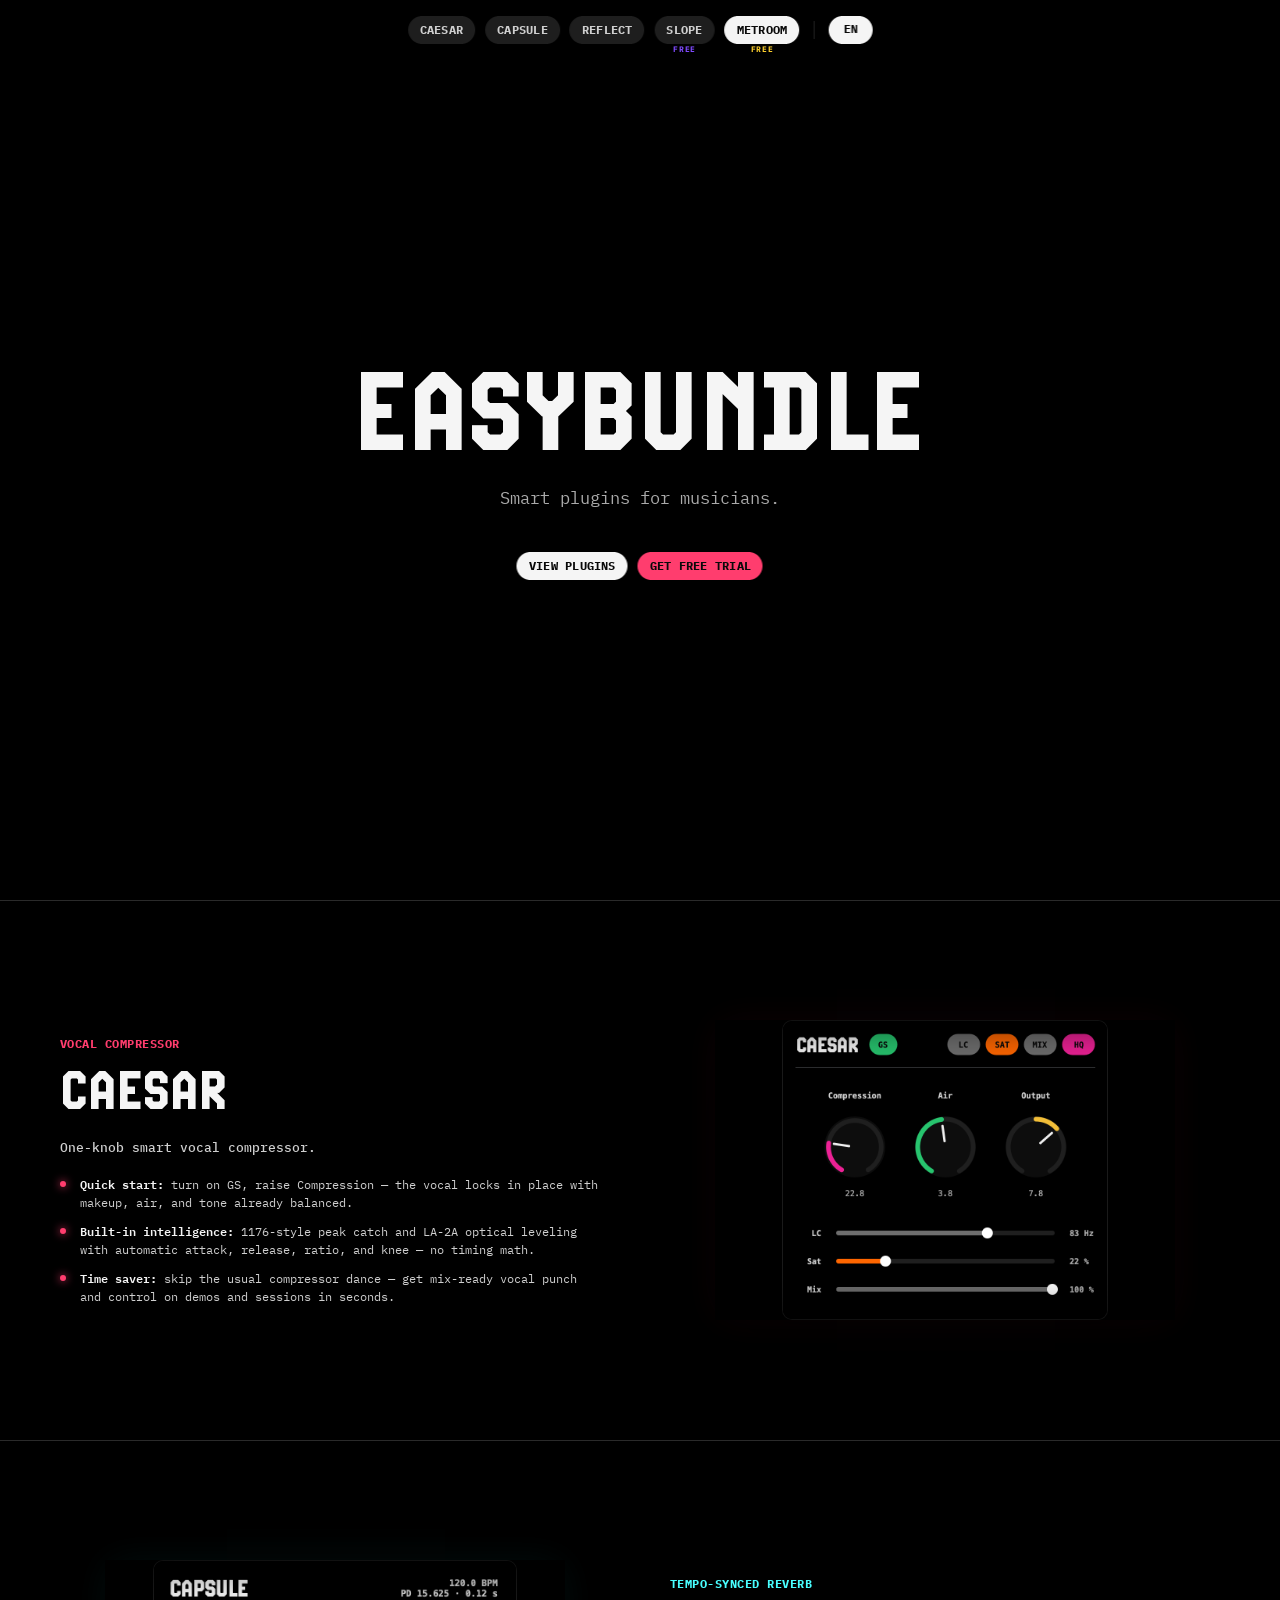
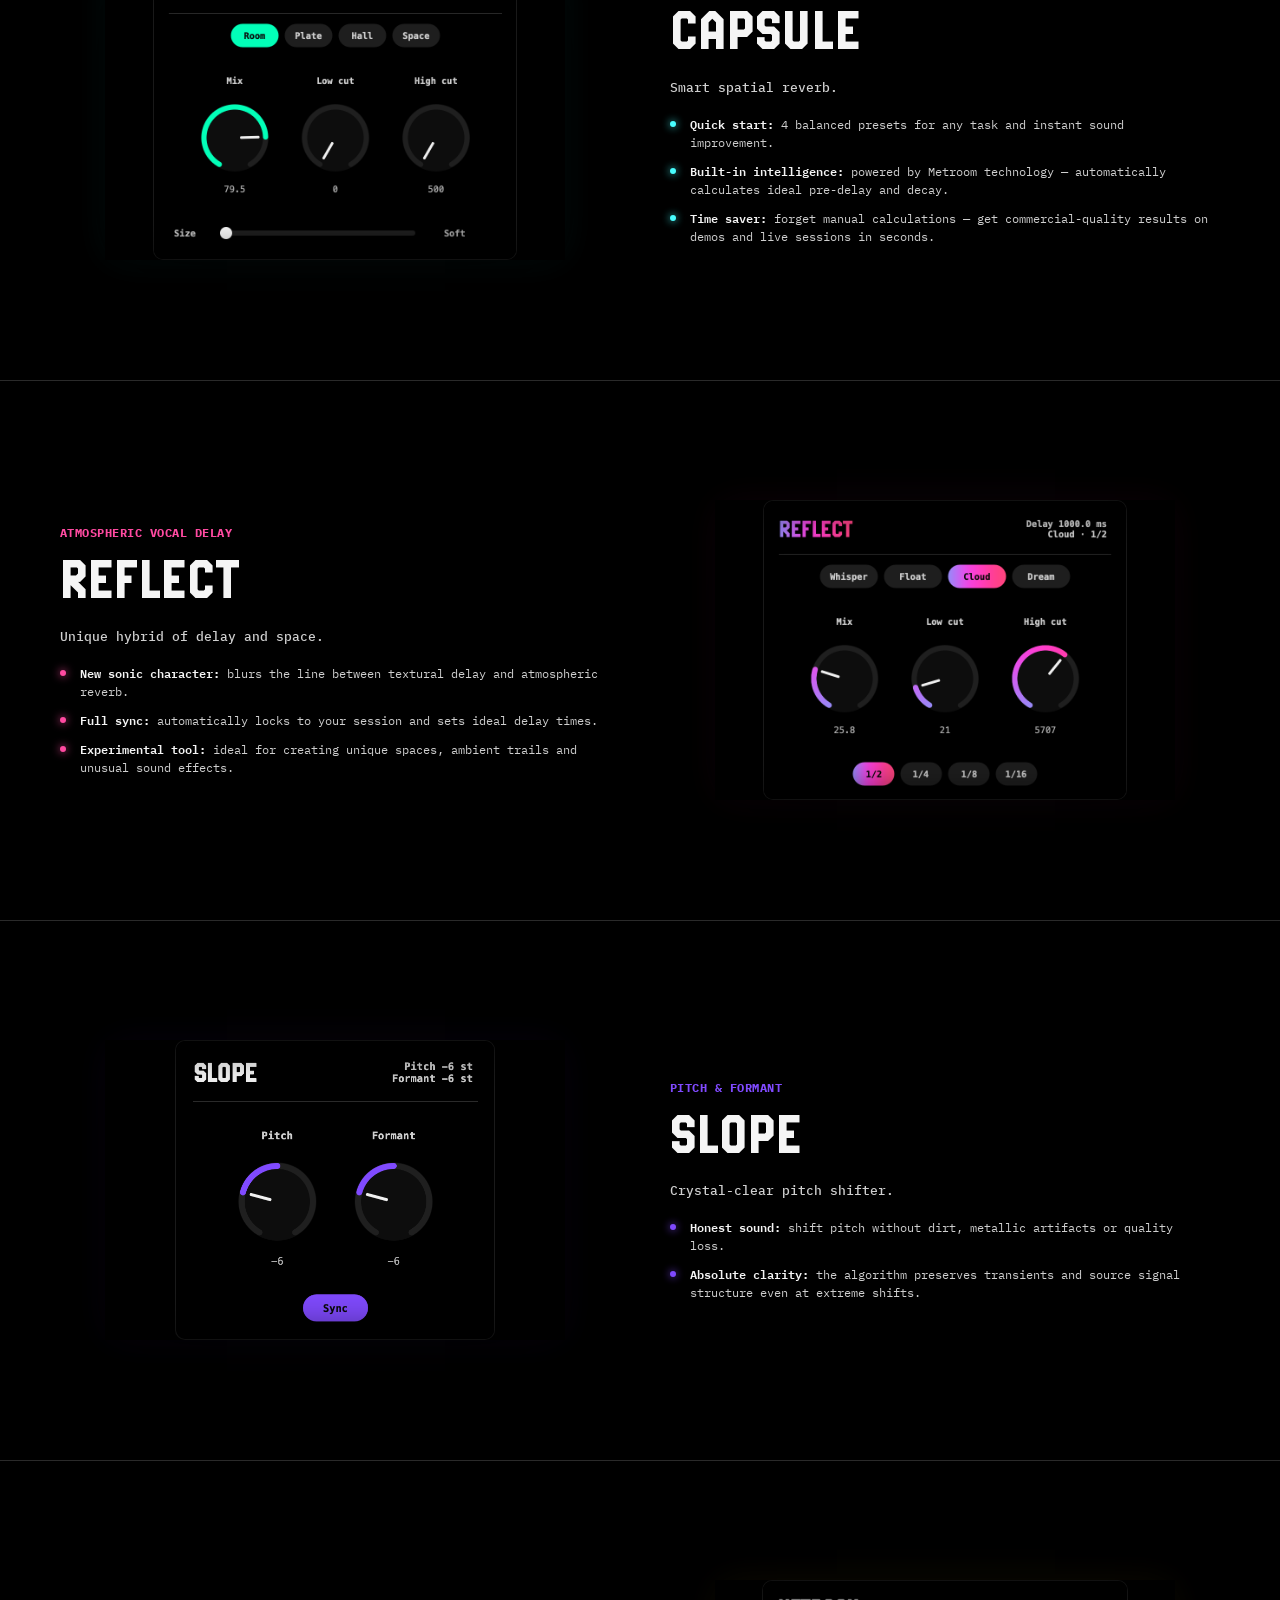
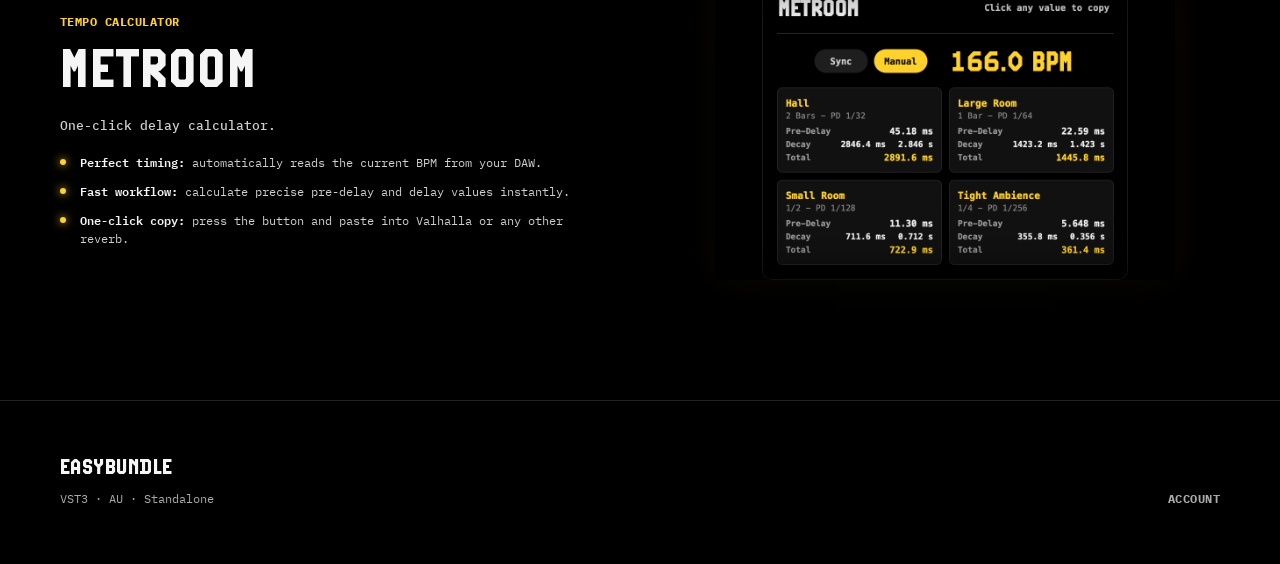
<file: index.html>
<!DOCTYPE html>
<html lang="en">
<head>
  <meta charset="utf-8" />
  <meta name="viewport" content="width=device-width, initial-scale=1" />
  <title>EASYBUNDLE</title>
  <meta name="description" content="EASYBUNDLE: METROOM, CAESAR, CAPSULE, REFLECT, SLOPE — minimum knobs, maximum character." />
  <link rel="icon" href="assets/logo.png" type="image/png" />
  <link rel="preconnect" href="https://fonts.googleapis.com" />
  <link rel="preconnect" href="https://fonts.gstatic.com" crossorigin />
  <link href="https://fonts.googleapis.com/css2?family=Inter:wght@300;400;500;600;700;800&family=IBM+Plex+Mono:wght@400;500;600;700&display=swap" rel="stylesheet" />
  <link rel="stylesheet" href="styles.css" />
</head>
<body>
  <a class="skip" href="#plugins" data-i18n="skip">To plugins</a>

  <!-- Floating Navigation -->
  <nav class="rail" aria-label="Site">
    <div class="rail__inner" id="railMenu">
      <a href="#caesar">CAESAR</a>
      <a href="#capsule">CAPSULE</a>
      <a href="#reflect">REFLECT</a>
      <span class="rail__item"><a href="#slope">SLOPE</a><span class="rail__free" style="color:#804AFF">FREE</span></span>
      <span class="rail__item"><a href="#metroom">METROOM</a><span class="rail__free" style="color:#FFD12D">FREE</span></span>
      <span class="rail__divider"></span>
    </div>
    <div class="rail__langs" id="langSwitch" aria-label="Language">
      <div class="rail__langs-inner">
        <button class="rail__lang is-active" type="button" data-lang="en">EN</button>
        <button class="rail__lang" type="button" data-lang="ru">RU</button>
      </div>
    </div>
  </nav>

  <!-- Hero -->
  <header class="hero">
    <div class="hero__stage">
      <h1 class="hero__brand">EASYBUNDLE</h1>
      <p class="hero__line" data-i18n="hero.line">Smart plugins for musicians.</p>
      <div class="hero__cta">
        <a class="btn btn--primary" href="#plugins" data-i18n="hero.cta1">View plugins</a>
        <button class="btn btn--buy" type="button" id="buyOpen" data-i18n="hero.ctaBuy">Get free trial</button>
      </div>
    </div>
  </header>

  <!-- Plugins -->
  <main id="plugins">

    <!-- CAESAR -->
    <article class="plugin" id="caesar" style="--accent:#FF3D6E">
      <div class="wrap plugin__grid">
        <div class="plugin__copy">
          <p class="plugin__role" data-i18n="caesar.role">Vocal compressor</p>
          <h2 class="plugin__name">CAESAR</h2>
          <p class="plugin__sound" data-i18n="caesar.sound">One-knob smart vocal compressor.</p>
          <ul class="plugin__pros">
            <li data-i18n="caesar.pro1"><strong data-i18n="caesar.pro1t">Quick start:</strong> <span data-i18n="caesar.pro1d">turn on GS, raise Compression — the vocal locks in place with makeup, air, and tone already balanced.</span></li>
            <li data-i18n="caesar.pro2"><strong data-i18n="caesar.pro2t">Built-in intelligence:</strong> <span data-i18n="caesar.pro2d">1176-style peak catch and LA-2A optical leveling with automatic attack, release, ratio, and knee — no timing math.</span></li>
            <li data-i18n="caesar.pro3"><strong data-i18n="caesar.pro3t">Time saver:</strong> <span data-i18n="caesar.pro3d">skip the usual compressor dance — get mix-ready vocal punch and control on demos and sessions in seconds.</span></li>
          </ul>
        </div>
        <figure class="plugin__shot" aria-label="CAESAR interface">
          <div class="shot"><img src="assets/shots/caesar.png" alt="CAESAR UI" loading="lazy" /></div>
        </figure>
      </div>
    </article>

    <!-- CAPSULE -->
    <article class="plugin" id="capsule" style="--accent:#49FEFF">
      <div class="wrap plugin__grid plugin__grid--flip">
        <div class="plugin__copy">
          <p class="plugin__role" data-i18n="capsule.role">Tempo-synced reverb</p>
          <h2 class="plugin__name">CAPSULE</h2>
          <p class="plugin__sound" data-i18n="capsule.sound">Smart spatial reverb.</p>
          <ul class="plugin__pros">
            <li data-i18n="capsule.pro1"><strong data-i18n="capsule.pro1t">Quick start:</strong> <span data-i18n="capsule.pro1d">4 balanced presets for any task and instant sound improvement.</span></li>
            <li data-i18n="capsule.pro2"><strong data-i18n="capsule.pro2t">Built-in intelligence:</strong> <span data-i18n="capsule.pro2d">powered by Metroom technology — automatically calculates ideal pre-delay and decay.</span></li>
            <li data-i18n="capsule.pro3"><strong data-i18n="capsule.pro3t">Time saver:</strong> <span data-i18n="capsule.pro3d">forget manual calculations — get commercial-quality results on demos and live sessions in seconds.</span></li>
          </ul>
        </div>
        <figure class="plugin__shot" aria-label="CAPSULE interface">
          <div class="shot"><img src="assets/shots/capsule.png" alt="CAPSULE UI" loading="lazy" /></div>
        </figure>
      </div>
    </article>

    <!-- REFLECT -->
    <article class="plugin" id="reflect" style="--accent:#FF4AA1">
      <div class="wrap plugin__grid">
        <div class="plugin__copy">
          <p class="plugin__role" data-i18n="reflect.role">Atmospheric vocal delay</p>
          <h2 class="plugin__name">REFLECT</h2>
          <p class="plugin__sound" data-i18n="reflect.sound">Unique hybrid of delay and space.</p>
          <ul class="plugin__pros">
            <li data-i18n="reflect.pro1"><strong data-i18n="reflect.pro1t">New sonic character:</strong> <span data-i18n="reflect.pro1d">blurs the line between textural delay and atmospheric reverb.</span></li>
            <li data-i18n="reflect.pro2"><strong data-i18n="reflect.pro2t">Full sync:</strong> <span data-i18n="reflect.pro2d">automatically locks to your session and sets ideal delay times.</span></li>
            <li data-i18n="reflect.pro3"><strong data-i18n="reflect.pro3t">Experimental tool:</strong> <span data-i18n="reflect.pro3d">ideal for creating unique spaces, ambient trails and unusual sound effects.</span></li>
          </ul>
        </div>
        <figure class="plugin__shot" aria-label="REFLECT interface">
          <div class="shot"><img src="assets/shots/reflect.png" alt="REFLECT UI" loading="lazy" /></div>
        </figure>
      </div>
    </article>

    <!-- SLOPE -->
    <article class="plugin" id="slope" style="--accent:#804AFF">
      <div class="wrap plugin__grid plugin__grid--flip">
        <div class="plugin__copy">
          <p class="plugin__role" data-i18n="slope.role">Pitch &amp; formant</p>
          <h2 class="plugin__name">SLOPE</h2>
          <p class="plugin__sound" data-i18n="slope.sound">Crystal-clear pitch shifter.</p>
          <ul class="plugin__pros">
            <li data-i18n="slope.pro1"><strong data-i18n="slope.pro1t">Honest sound:</strong> <span data-i18n="slope.pro1d">shift pitch without dirt, metallic artifacts or quality loss.</span></li>
            <li data-i18n="slope.pro2"><strong data-i18n="slope.pro2t">Absolute clarity:</strong> <span data-i18n="slope.pro2d">the algorithm preserves transients and source signal structure even at extreme shifts.</span></li>
          </ul>
        </div>
        <figure class="plugin__shot" aria-label="SLOPE interface">
          <div class="shot"><img src="assets/shots/slope.png" alt="SLOPE UI" loading="lazy" /></div>
        </figure>
      </div>
    </article>

    <!-- METROOM -->
    <article class="plugin" id="metroom" style="--accent:#FFD12D">
      <div class="wrap plugin__grid">
        <div class="plugin__copy">
          <p class="plugin__role" data-i18n="metroom.role">Tempo calculator</p>
          <h2 class="plugin__name">METROOM</h2>
          <p class="plugin__sound" data-i18n="metroom.sound">One-click delay calculator.</p>
          <ul class="plugin__pros">
            <li data-i18n="metroom.pro1"><strong data-i18n="metroom.pro1t">Perfect timing:</strong> <span data-i18n="metroom.pro1d">automatically reads the current BPM from your DAW.</span></li>
            <li data-i18n="metroom.pro2"><strong data-i18n="metroom.pro2t">Fast workflow:</strong> <span data-i18n="metroom.pro2d">calculate precise pre-delay and delay values instantly.</span></li>
            <li data-i18n="metroom.pro3"><strong data-i18n="metroom.pro3t">One-click copy:</strong> <span data-i18n="metroom.pro3d">press the button and paste into Valhalla or any other reverb.</span></li>
          </ul>
        </div>
        <figure class="plugin__shot" aria-label="METROOM interface">
          <div class="shot"><img src="assets/shots/metroom.png" alt="METROOM UI" loading="lazy" /></div>
        </figure>
      </div>
    </article>

  </main>

  <!-- Footer -->
  <footer class="footer">
    <div class="wrap footer__inner">
      <div>
        <strong>EASYBUNDLE</strong>
        <p>VST3 · AU · Standalone</p>
      </div>
      <a href="/account.html" data-i18n="nav.account">Account</a>
    </div>
  </footer>

  <!-- Checkout -->
  <div class="checkout" id="checkout" aria-hidden="true">
    <div class="checkout__scrim" data-checkout-close></div>
    <div class="checkout__panel" role="dialog" aria-modal="true" aria-labelledby="checkoutTitle">
      <button class="checkout__close" type="button" aria-label="Close" data-checkout-close>&times;</button>
      <p class="checkout__eyebrow" data-i18n="buy.eyebrow">EASYBUNDLE</p>
      <h2 class="checkout__title" id="checkoutTitle" data-i18n="buy.title">Get a free trial</h2>
      <p class="checkout__price" data-i18n="buy.includes">all five plugins, free for 3 months</p>

      <form class="checkout__form" id="checkoutForm" novalidate>
        <div class="checkout__row checkout__row--2">
          <div class="checkout__field">
            <label for="buyFirst" data-i18n="buy.first">First name</label>
            <input id="buyFirst" name="first_name" autocomplete="given-name" required />
          </div>
          <div class="checkout__field">
            <label for="buyLast" data-i18n="buy.last">Last name</label>
            <input id="buyLast" name="last_name" autocomplete="family-name" required />
          </div>
        </div>
        <div class="checkout__field">
          <label for="buyEmail" data-i18n="buy.email">Email</label>
          <input id="buyEmail" name="email" type="email" autocomplete="email" required />
        </div>
        <div class="checkout__field">
          <label for="buyCountry" data-i18n="buy.country">Country</label>
          <select id="buyCountry" name="country" required>
            <option value="">—</option>
            <option value="RU" data-en="Russia" data-ru="Россия">Russia</option>
            <option value="US" data-en="United States" data-ru="США">United States</option>
            <option value="GB" data-en="United Kingdom" data-ru="Великобритания">United Kingdom</option>
            <option value="DE" data-en="Germany" data-ru="Германия">Germany</option>
            <option value="FR" data-en="France" data-ru="Франция">France</option>
            <option value="NL" data-en="Netherlands" data-ru="Нидерланды">Netherlands</option>
            <option value="PL" data-en="Poland" data-ru="Польша">Poland</option>
            <option value="UA" data-en="Ukraine" data-ru="Украина">Ukraine</option>
            <option value="BY" data-en="Belarus" data-ru="Беларусь">Belarus</option>
            <option value="KZ" data-en="Kazakhstan" data-ru="Казахстан">Kazakhstan</option>
            <option value="OTHER" data-en="Other" data-ru="Другое">Other</option>
          </select>
        </div>
        <label class="checkout__check">
          <input type="checkbox" name="terms" required />
          <span data-i18n="buy.terms">I agree to the license terms. One seat, personal use, no redistribution.</span>        </label>
        <p class="checkout__note" data-i18n="buy.note">Register and we'll email your account password and a license key valid for a free 3-month trial.</p>
        <button class="checkout__submit" type="submit" data-i18n="buy.submit">Get my free trial</button>
        <p class="checkout__status" id="checkoutStatus" aria-live="polite"></p>
      </form>

      <div class="checkout__done" id="checkoutDone">
        <p data-i18n="buy.done">Registration complete. Check your email for the password and license key.</p>
        <div>
          <span data-i18n="buy.licenseLabel">License key</span>
          <code id="checkoutLicense"></code>
        </div>
        <p><a href="/account.html" data-i18n="buy.openAccount">Open account</a></p>
      </div>
    </div>
  </div>


  <script src="main.js"></script>
</body>
</html>
</file>
<file: styles.css>
@import url('https://fonts.googleapis.com/css2?family=Inter:wght@300;400;500;600;700;800&display=swap');

@font-face {
  font-family: "VideoCond";
  src: url("assets/fonts/VideoCond-Bold.ttf") format("truetype");
  font-weight: 700;
  font-style: normal;
  font-display: swap;
}

/* ═══════════════════════════════════════════════════════════
   EASYBUNDLE — EASYUI2 Design System
   Tokens → Tokens.h (Colour / Layout / Anim)
   ═══════════════════════════════════════════════════════════ */

:root {
  /* ── Tokens::Colour ── */
  --bg:             #000000;
  --chrome-stroke:  #222222;
  --header-rule:    #2a2a2a;
  --text-primary:   #f5f5f5;
  --text-secondary: #cfcfcf;
  --text-muted:     #aaaaaa;
  --text-on-accent: #0a0a0a;
  --chip-off:       #1e1e1e;
  --track-dark:     #1f1f1f;
  --dial-face:      #0d0d0d;
  --dial-ring:      #222222;
  --slider-idle:    #6e6e6e;
  --about-card:     #141414;
  --about-stroke:   #333333;

  /* ── Plugin accents ── */
  --metroom:        #FFD12D;
  --caesar:         #FF3D6E;
  --capsule-modern: #49FEFF;
  --reflect:        #FF4AA1;
  --slope:          #804AFF;
  --buy:            #FF3D6E;

  /* ── Tokens::Layout ── */
  --chrome-corner:  10px;
  --chip-h:         28px;
  --chip-gap:       10px;
  --chip-pad-x:     12px;
  --header-pad-x:   18px;

  /* ── Tokens::Anim ── */
  --row-show:       0.18s;
  --row-hide:       0.30s;
  --gs-slot:        0.24s;
  --about-fade:     0.18s;

  /* ── Typography ── */
  --display: "VideoCond", "Arial Narrow", sans-serif;
  --body:    "Inter", -apple-system, BlinkMacSystemFont, sans-serif;
  --mono:    "IBM Plex Mono", ui-monospace, monospace;

  /* ── Radii ── */
  --radius-chip: 14px;
  --radius-card: var(--chrome-corner);
  --radius-pill: 999px;
}

/* ══════════════════════════════════════════════
   RESET & BASE
   ══════════════════════════════════════════════ */
*, *::before, *::after { box-sizing: border-box; margin: 0; padding: 0; }
html { scroll-behavior: smooth; }

body {
  background: var(--bg);
  color: var(--text-primary);
  font-family: var(--body);
  font-size: 15px;
  line-height: 1.6;
  -webkit-font-smoothing: antialiased;
  -moz-osx-font-smoothing: grayscale;
  overflow-x: hidden;
}

a { color: inherit; text-decoration: none; }

/* Anchored sections clear the floating nav */
[id] { scroll-margin-top: 84px; }

.skip {
  position: absolute; left: -999px; top: 0;
  background: var(--text-primary); color: var(--bg);
  padding: 8px 16px; z-index: 100;
  border-radius: var(--radius-card);
}
.skip:focus { left: 12px; top: 12px; }

.wrap {
  width: min(1160px, calc(100% - 48px));
  margin: 0 auto;
}

/* ══════════════════════════════════════════════
   FLOATING NAV — bare chips, no backing plate
   Links styled as ToggleButton chips (chipOff fill)
   ══════════════════════════════════════════════ */
.rail {
  position: fixed;
  top: 16px;
  left: 50%;
  transform: translateX(-50%);
  z-index: 100;
  display: flex;
  align-items: center;
  gap: var(--chip-gap);
  transition: transform 0.35s cubic-bezier(0.25, 0.46, 0.45, 0.94);
}
.rail.is-hidden {
  transform: translateX(-50%) translateY(-200%);
  pointer-events: none;
}

.rail__inner {
  display: flex;
  gap: var(--chip-gap);
  align-items: center;
  justify-content: center;
  /* overflow visible so oval morph bulge isn't clipped */
  overflow: visible;
}

/* Burger toggle — unused (mobile nav is a horizontal scroller now) */

/* ── Vertical / horizontal chip layout helpers ── */

/* Nav — oval morph chips (paintOvalButtonOverParent) */
.rail a {
  --btn-ink: var(--text-secondary);
  position: relative;
  flex: 0 0 auto;
  padding: 0 var(--chip-pad-x);
  height: var(--chip-h);
  display: inline-flex;
  align-items: center;
  justify-content: center;
  font-size: 12px;
  font-weight: 700;
  font-family: var(--mono);
  color: var(--btn-ink);
  border: none;
  border-radius: 0;
  background: transparent;
  white-space: nowrap;
  letter-spacing: 0.02em;
  text-transform: uppercase;
  cursor: pointer;
  overflow: visible;
  isolation: isolate;
}
.rail a.is-active {
  --btn-ink: var(--text-on-accent);
}

/* Lang switch — one morph chip; hover expands to fit EN + RU */
.rail__langs {
  position: relative;
  flex: 0 0 auto;
  height: var(--chip-h);
  width: 44px;
  isolation: isolate;
  overflow: visible;
}
.rail__langs .chip__canvas {
  z-index: 0;
}
.rail__langs-inner {
  position: relative;
  z-index: 1;
  display: flex;
  align-items: stretch;
  gap: var(--chip-gap);
  height: 100%;
  width: 100%;
  overflow: hidden;
}
.rail__langs .rail__lang {
  flex: 1 1 0;
  min-width: 0;
  height: 100%;
  padding: 0;
  margin: 0;
  border: none;
  background: transparent;
  /* Hit target only — label painted on canvas after morph fill */
  color: transparent;
  -webkit-text-fill-color: transparent;
  font-size: 12px;
  font-weight: 700;
  font-family: var(--mono);
  letter-spacing: 0.02em;
  text-transform: uppercase;
  cursor: pointer;
  white-space: nowrap;
}
/* Collapsed: only active lang is clickable (full chip) */
.rail__langs:not(.is-open) .rail__langs-inner {
  display: block;
}
.rail__langs:not(.is-open) .rail__lang {
  position: absolute;
  inset: 0;
  pointer-events: none;
}
.rail__langs:not(.is-open) .rail__lang.is-active {
  pointer-events: auto;
}
.rail__langs.is-open .rail__lang {
  position: relative;
  inset: auto;
  pointer-events: auto;
}

.rail__divider {
  display: inline-block;
  flex: 0 0 auto;
  width: 1px;
  height: 18px;
  background: var(--chrome-stroke);
  margin: 0 4px;
}

/* ══════════════════════════════════════════════
   HERO — pure black, no gradient, no logo
   ══════════════════════════════════════════════ */
.hero {
  position: relative;
  min-height: 100svh;
  display: flex;
  flex-direction: column;
  align-items: center;
  justify-content: center;
  overflow: visible;
  background: var(--bg);
  padding: 120px 20px 80px;
}

.hero__stage {
  text-align: center;
  max-width: 800px;
}

/* Title: VideoCond Bold — same face as plugin titles */
.hero__brand {
  margin: 0;
  font-family: var(--display);
  font-size: clamp(3.6rem, 12vw, 7rem);
  letter-spacing: 0.02em;
  line-height: 0.9;
  font-weight: 700;
  color: var(--text-primary);
  animation: rise 1s 0.1s cubic-bezier(0.16, 1, 0.3, 1) both;
}

.hero__line {
  margin: 24px auto 0;
  max-width: 32rem;
  color: var(--text-muted);
  font-size: 1.05rem;
  font-weight: 400;
  line-height: 1.6;
  font-family: var(--mono);
  animation: rise 1s 0.25s cubic-bezier(0.16, 1, 0.3, 1) both;
}

.hero__cta {
  display: flex;
  gap: var(--chip-gap);
  justify-content: center;
  flex-wrap: wrap;
  margin-top: 40px;
  animation: rise 1s 0.4s cubic-bezier(0.16, 1, 0.3, 1) both;
}

.hero__by {
  position: absolute;
  bottom: 28px; left: 0; right: 0;
  text-align: center;
  color: var(--text-muted);
  font-size: 12px;
  font-weight: 700;
  letter-spacing: 0.06em;
  text-transform: uppercase;
  font-family: var(--mono);
}
.hero__by a { color: var(--text-secondary); transition: color var(--row-show); }
.hero__by a:hover { color: var(--text-primary); }


/* Rail item with FREE badge */
.rail__item {
  position: relative;
  display: inline-flex;
  align-items: center;
  justify-content: center;
}
.rail__free {
  position: absolute;
  bottom: -12px;
  left: 50%;
  transform: translateX(-50%);
  font-size: 8px;
  font-weight: 700;
  font-family: var(--mono);
  letter-spacing: 0.08em;
  text-transform: uppercase;
  white-space: nowrap;
  animation: freePulse 2.5s ease-in-out infinite;
}
.rail__item:nth-child(4) .rail__free {
  animation-delay: 0s;
}
.rail__item:nth-child(5) .rail__free {
  animation-delay: 1.3s;
}
@keyframes freePulse {
  0%, 100% { opacity: 0.4; transform: translateX(-50%) scale(1); }
  15% { opacity: 1; transform: translateX(-50%) scale(1.2); }
  30% { opacity: 0.5; transform: translateX(-50%) scale(1); }
  45% { opacity: 1; transform: translateX(-50%) scale(1.15); }
  60% { opacity: 0.4; transform: translateX(-50%) scale(1); }
}

/* ══════════════════════════════════════════════
   BUTTONS — EasyUI2 oval morph chips
   paintOvalButtonOverParent + tickUiAnimations
   Shape drawn on canvas; label stays on rest bounds.
   ══════════════════════════════════════════════ */
.btn {
  --btn-ink: var(--text-secondary);
  position: relative;
  display: inline-flex;
  align-items: center;
  justify-content: center;
  height: var(--chip-h);
  padding: 0 var(--chip-pad-x);
  border: none;
  background: transparent;
  color: var(--btn-ink);
  text-decoration: none;
  font-family: var(--mono);
  font-size: 12px;
  font-weight: 700;
  letter-spacing: 0.02em;
  text-transform: uppercase;
  border-radius: 0;
  cursor: pointer;
  overflow: visible;
  isolation: isolate;
}
.btn--primary {
  --btn-ink: var(--text-on-accent);
}
.btn--buy {
  --btn-ink: var(--text-on-accent);
}
.btn--ghost {
  --btn-ink: var(--text-secondary);
}

/* Canvas paints the morphing pill; label does not press/morph */
.chip__canvas {
  position: absolute;
  left: 50%;
  top: 50%;
  transform: translate(-50%, -50%);
  pointer-events: none;
  z-index: 0;
}
.chip__label {
  position: relative;
  z-index: 1;
}

/* ══════════════════════════════════════════════
   KEYFRAMES
   ══════════════════════════════════════════════ */
@keyframes rise {
  from { opacity: 0; transform: translateY(20px); }
  to   { opacity: 1; transform: translateY(0); }
}

/* ══════════════════════════════════════════════
   SECTIONS — header-rule dividers (paintChrome)
   ══════════════════════════════════════════════ */
.stack {
  padding: 120px 0;
  position: relative;
}
.stack::before {
  content: "";
  position: absolute;
  top: 0; left: 0; right: 0;
  height: 1px;
  background: var(--header-rule);
}

.section-title {
  margin: 0 0 20px;
  font-family: var(--display);
  font-size: clamp(2rem, 5vw, 3.2rem);
  font-weight: 700;
  line-height: 1;
  letter-spacing: 0.02em;
  color: var(--text-primary);
}

.section-lead {
  margin: 0;
  max-width: 38rem;
  color: var(--text-muted);
  font-family: var(--mono);
  font-size: 13px;
  line-height: 1.7;
}

/* ══════════════════════════════════════════════
   PLUGIN SECTIONS
   ══════════════════════════════════════════════ */
.plugin {
  padding: 120px 0;
  position: relative;
}
.plugin::before {
  content: "";
  position: absolute;
  top: 0; left: 0; right: 0;
  height: 1px;
  background: var(--header-rule);
}

.plugin__grid {
  display: grid;
  grid-template-columns: 1fr 1fr;
  gap: 60px;
  align-items: center;
}
.plugin__grid--flip .plugin__copy { order: 2; }
.plugin__grid--flip .plugin__shot { order: 1; }

.plugin__role {
  margin: 0 0 10px;
  font-size: 12px;
  font-weight: 700;
  font-family: var(--mono);
  letter-spacing: 0.04em;
  text-transform: uppercase;
  color: var(--accent);
}

.plugin__name {
  margin: 0 0 20px;
  font-family: var(--display);
  font-size: clamp(2.4rem, 5vw, 3.4rem);
  font-weight: 700;
  line-height: 1;
  letter-spacing: 0.02em;
  color: var(--text-primary);
}

.plugin__sound {
  margin: 0 0 16px;
  color: var(--text-secondary);
  font-family: var(--mono);
  font-size: 13px;
  font-weight: 500;
  max-width: 34rem;
  line-height: 1.6;
}

.plugin__desc {
  margin: 0 0 24px;
  color: var(--text-muted);
  font-family: var(--mono);
  font-size: 13px;
  max-width: 34rem;
  line-height: 1.6;
}

.plugin__pros {
  margin: 0; padding: 0;
  list-style: none;
  display: grid;
  gap: 10px;
  max-width: 34rem;
}
.plugin__pros li {
  position: relative;
  padding-left: 20px;
  color: var(--text-secondary);
  font-family: var(--mono);
  font-size: 12px;
  line-height: 1.5;
}
.plugin__pros li strong {
  color: var(--text-primary);
  font-weight: 600;
}
.plugin__pros li::before {
  content: "";
  position: absolute;
  left: 0; top: 6px;
  width: 6px; height: 6px;
  border-radius: 50%;
  background: var(--accent);
  box-shadow: 0 0 8px var(--accent);
}

.plugin__shot { margin: 0; min-width: 0; }

/* Scroll reveal — staggered fade-up */
.plugin__copy > * {
  opacity: 0;
  transform: translateY(32px);
  transition: opacity 0.7s cubic-bezier(0.16, 1, 0.3, 1),
              transform 0.7s cubic-bezier(0.16, 1, 0.3, 1);
}
.plugin__shot {
  opacity: 0;
  filter: blur(20px);
  transition: opacity 0.9s cubic-bezier(0.16, 1, 0.3, 1),
              filter 0.9s cubic-bezier(0.16, 1, 0.3, 1);
}
.plugin.is-inview .plugin__copy > * {
  opacity: 1;
  transform: none;
}
.plugin.is-inview .plugin__shot {
  opacity: 1;
  filter: blur(0);
}
/* Stagger children */
.plugin.is-inview .plugin__role   { transition-delay: 0s; }
.plugin.is-inview .plugin__name   { transition-delay: 0.08s; }
.plugin.is-inview .plugin__sound  { transition-delay: 0.16s; }
.plugin.is-inview .plugin__pros   { transition-delay: 0.24s; }
.plugin.is-inview .plugin__shot   { transition-delay: 0.15s; }

/* ══════════════════════════════════════════════
   PLUGIN SCREENSHOT — real UI shots
   chromeCorner radius + inner edge vignette
   ══════════════════════════════════════════════ */
.shot {
  position: relative;
  max-width: 460px;
  height: 300px;
  margin: 0 auto;
  display: flex;
  align-items: center;
  justify-content: center;
  transform: perspective(1200px) rotateY(-3deg) rotateX(1deg);
  transition: transform 0.6s cubic-bezier(0.16, 1, 0.3, 1),
              box-shadow 0.6s ease;
  box-shadow: 0 20px 60px rgba(0, 0, 0, 0.6);
}
.plugin__grid--flip .shot {
  transform: perspective(1200px) rotateY(3deg) rotateX(1deg);
}
.plugin.is-inview .shot {
  transform: perspective(1200px) rotateY(0) rotateX(0);
  box-shadow:
    0 24px 80px rgba(0, 0, 0, 0.5),
    0 0 40px color-mix(in srgb, var(--accent) 6%, transparent);
}

.shot img {
  display: block;
  max-width: 100%;
  max-height: 100%;
  object-fit: contain;
  border-radius: var(--chrome-corner);
  border: 1px solid rgba(255, 255, 255, 0.10);
  background: var(--bg);
}

/* Soft inner darkening along the edges */
.shot::after {
  content: "";
  position: absolute;
  inset: 0;
  border-radius: inherit;
  pointer-events: none;
  box-shadow: inset 0 0 42px 10px rgba(0, 0, 0, 0.55);
}

/* ══════════════════════════════════════════════
   STACK SECTION
   ══════════════════════════════════════════════ */
.stack__list {
  margin: 28px 0 0;
  padding: 0;
  list-style: none;
  display: grid;
  gap: 12px;
  max-width: 40rem;
  font-size: 14px;
  font-weight: 500;
  font-family: var(--mono);
}
.stack__list span { font-weight: 700; }
.stack__list i { font-style: normal; }
.stack__tip {
  margin: 28px 0 0;
  color: var(--text-muted);
  font-family: var(--mono);
  font-size: 13px;
  max-width: 36rem;
}

/* ══════════════════════════════════════════════
   FOOTER — chrome-stroke top border
   ══════════════════════════════════════════════ */
.footer {
  border-top: 1px solid var(--chrome-stroke);
  padding: 48px 0 56px;
}
.footer__inner {
  display: flex;
  justify-content: space-between;
  align-items: flex-end;
  gap: 16px;
  flex-wrap: wrap;
}
.footer strong {
  font-family: var(--display);
  font-size: 1.4rem;
  font-weight: 700;
  letter-spacing: 0.02em;
  color: var(--text-primary);
}
.footer p {
  margin: 4px 0 0;
  color: var(--text-muted);
  font-family: var(--mono);
  font-size: 12px;
}
.footer a { color: var(--text-secondary); transition: color var(--row-show); }
.footer a:hover { color: var(--text-primary); }

/* ══════════════════════════════════════════════
   RESPONSIVE
   ══════════════════════════════════════════════ */
@media (max-width: 900px) {
  .plugin__grid,
  .plugin__grid--flip {
    grid-template-columns: 1fr;
  }
  .plugin__grid--flip .plugin__copy,
  .plugin__grid--flip .plugin__shot { order: initial; }
  .shot { transform: none !important; }

  /* ── Mobile horizontal scrollable nav ── */
  .rail {
    top: 12px;
    left: 0;
    right: 0;
    transform: none;
    width: 100%;
    padding: 0 12px;
    height: 56px;
    overflow: visible;
    align-items: flex-start;
  }
  /* Dark plate under the header — dims content that slides beneath it */
  .rail::before {
    content: "";
    position: absolute;
    top: -12px;
    left: 0;
    right: 0;
    bottom: -56px;
    background: linear-gradient(
      to bottom,
      rgba(0, 0, 0, 0.9),
      rgba(0, 0, 0, 0.5) 50%,
      rgba(0, 0, 0, 0) 100%
    );
    z-index: -1;
    pointer-events: none;
  }
  .rail.is-hidden {
    transform: translateY(-200%);
    pointer-events: none;
  }
  .rail__burger {
    display: none;
  }
  .rail__inner {
    position: static;
    flex: 1 1 auto;
    min-width: 0;
    flex-direction: row;
    align-items: center;
    justify-content: flex-start;
    gap: 8px;
    width: auto;
    height: 100%;
    padding: 14px 0 14px 8px;
    background: transparent;
    border: none;
    border-radius: 0;
    overflow-x: auto;
    overflow-y: hidden;
    -webkit-overflow-scrolling: touch;
    scrollbar-width: none;
    opacity: 1;
    visibility: visible;
    transform: none;
    transition: none;
    /* Edge fade is applied dynamically by JS — only where content is cut off,
       so a fully-visible button is never dimmed. */
  }
  .rail__inner::-webkit-scrollbar { display: none; }
  .rail__inner a,
  .rail__inner .rail__item {
    flex: 0 0 auto;
    width: auto;
    white-space: nowrap;
  }
  .rail__inner .rail__item {
    justify-content: center;
    gap: 6px;
  }
  .rail__inner .rail__item .rail__free {
    position: absolute;
    bottom: -12px;
    left: 50%;
    transform: translateX(-50%);
    font-size: 8px;
    letter-spacing: 0.08em;
    animation: freePulse 2.5s ease-in-out infinite;
  }
  .rail__inner .rail__divider {
    display: inline-block;
    flex: 0 0 auto;
    width: 1px;
    height: 18px;
    margin: 0 4px;
  }
  .rail__inner a,
  .rail__inner .rail__item > a {
    height: var(--chip-h);
    font-size: 12px;
    padding: 0 var(--chip-pad-x);
  }
  /* Lang switch — always visible, sits outside the scroller */
  .rail__langs {
    flex: 0 0 auto;
    margin: 14px 8px 0 8px;
    height: var(--chip-h);
    width: 44px;
    padding: 0;
    align-self: flex-start;
  }
  .rail__langs .chip__canvas {
    height: 100%;
  }
  .rail__langs .rail__langs-inner {
    width: 100%;
    height: 100%;
    display: flex;
    flex-direction: column;
    align-items: stretch;
  }
  .rail__langs .rail__lang {
    flex: 1 1 0;
    min-height: 0;
    width: 100%;
    height: 100%;
    padding: 0;
    color: transparent;
    -webkit-text-fill-color: transparent;
  }
  .rail__langs:not(.is-open) .rail__langs-inner {
    display: block;
  }
}

/* ══════════════════════════════════════════════
   CHECKOUT MODAL
   ══════════════════════════════════════════════ */
.checkout {
  position: fixed;
  inset: 0;
  z-index: 200;
  display: grid;
  place-items: center;
  padding: 24px;
  opacity: 0;
  visibility: hidden;
  pointer-events: none;
  transition: opacity 0.18s ease, visibility 0.18s ease;
}
.checkout.is-open {
  opacity: 1;
  visibility: visible;
  pointer-events: auto;
}
.checkout__scrim {
  position: absolute;
  inset: 0;
  background: rgba(0, 0, 0, 0.78);
}
.checkout__panel {
  position: relative;
  width: min(440px, 100%);
  max-height: min(90vh, 720px);
  overflow: auto;
  background: var(--about-card);
  border: 1px solid var(--about-stroke);
  border-radius: var(--chrome-corner);
  padding: 28px 24px 24px;
  scrollbar-width: thin;
}
.checkout__close {
  position: absolute;
  top: 12px;
  right: 12px;
  width: 32px;
  height: 32px;
  border: none;
  background: transparent;
  color: var(--text-muted);
  font-size: 20px;
  cursor: pointer;
  line-height: 1;
}
.checkout__close:hover { color: var(--text-primary); }
.checkout__eyebrow {
  margin: 0 0 6px;
  font-family: var(--mono);
  font-size: 11px;
  font-weight: 700;
  letter-spacing: 0.08em;
  text-transform: uppercase;
  color: var(--buy);
}
.checkout__title {
  margin: 0 0 8px;
  font-family: var(--display);
  font-size: 2rem;
  line-height: 1;
  letter-spacing: 0.02em;
}
.checkout__price {
  margin: 0 0 20px;
  font-family: var(--mono);
  font-size: 13px;
  color: var(--text-muted);
}
.checkout__price strong {
  color: var(--text-primary);
  font-size: 18px;
}
.checkout__form {
  display: grid;
  gap: 12px;
}
.checkout__row {
  display: grid;
  gap: 12px;
}
@media (min-width: 520px) {
  .checkout__row--2 { grid-template-columns: 1fr 1fr; }
}
.checkout__field {
  display: grid;
  gap: 6px;
}
.checkout__field label {
  font-family: var(--mono);
  font-size: 11px;
  font-weight: 700;
  letter-spacing: 0.04em;
  text-transform: uppercase;
  color: var(--text-muted);
}
.checkout__field input,
.checkout__field select {
  height: 40px;
  padding: 0 12px;
  border: 1px solid var(--chrome-stroke);
  border-radius: 8px;
  background: #0d0d0d;
  color: var(--text-primary);
  font-family: var(--body);
  font-size: 14px;
  outline: none;
}
.checkout__field input:focus,
.checkout__field select:focus {
  border-color: var(--buy);
}
.checkout__check {
  display: flex;
  gap: 10px;
  align-items: flex-start;
  font-size: 13px;
  color: var(--text-secondary);
  line-height: 1.4;
}
.checkout__check input {
  margin-top: 3px;
  accent-color: var(--buy);
}
.checkout__submit {
  margin-top: 4px;
  width: 100%;
  height: 44px;
  border: none;
  border-radius: 999px;
  background: var(--buy);
  color: var(--text-on-accent);
  font-family: var(--mono);
  font-size: 12px;
  font-weight: 700;
  letter-spacing: 0.04em;
  text-transform: uppercase;
  cursor: pointer;
}
.checkout__submit:disabled {
  opacity: 0.55;
  cursor: wait;
}
.checkout__submit:hover:not(:disabled) {
  filter: brightness(1.06);
}
[hidden] {
  display: none !important;
}
.admin-link {
  margin-top: 12px;
  display: block;
  text-align: center;
  text-decoration: none;
  line-height: 44px;
}
.checkout__note {
  margin: 0;
  font-size: 12px;
  color: var(--text-muted);
  line-height: 1.5;
}
.checkout__status {
  margin: 8px 0 0;
  min-height: 1.2em;
  font-family: var(--mono);
  font-size: 12px;
  color: var(--text-secondary);
}
.checkout__status.is-error { color: #ff6b6b; }
.checkout__status.is-ok { color: #3ddc84; }
.checkout__done {
  display: none;
  gap: 12px;
}
.checkout.is-done .checkout__form { display: none; }
.checkout.is-done .checkout__done { display: grid; }
.checkout__done code {
  display: block;
  padding: 10px 12px;
  background: #0d0d0d;
  border: 1px solid var(--chrome-stroke);
  border-radius: 8px;
  font-family: var(--mono);
  font-size: 12px;
  word-break: break-all;
  color: var(--text-primary);
}
.checkout__done a {
  color: var(--buy);
  text-decoration: underline;
}

.footer__inner > a {
  font-family: var(--mono);
  font-size: 12px;
  font-weight: 700;
  letter-spacing: 0.04em;
  text-transform: uppercase;
  color: var(--text-muted);
}
.footer__inner > a:hover { color: var(--text-primary); }

/* Account page */
.account-page {
  min-height: 100svh;
  padding: 120px 20px 80px;
}
.account-card {
  width: min(440px, 100%);
  margin: 0 auto;
  background: var(--about-card);
  border: 1px solid var(--about-stroke);
  border-radius: var(--chrome-corner);
  padding: 28px 24px;
}
.account-card h1 {
  margin: 0 0 8px;
  font-family: var(--display);
  font-size: 2rem;
  line-height: 1;
}
.account-card .lede {
  margin: 0 0 20px;
  color: var(--text-muted);
  font-size: 13px;
  font-family: var(--mono);
}
.account-card .checkout__form { margin-top: 8px; }
.account-meta {
  display: grid;
  gap: 10px;
  margin-top: 16px;
}
.account-meta dt {
  font-family: var(--mono);
  font-size: 11px;
  font-weight: 700;
  letter-spacing: 0.04em;
  text-transform: uppercase;
  color: var(--text-muted);
}
.account-meta dd {
  margin: 0;
  font-family: var(--mono);
  font-size: 13px;
  color: var(--text-primary);
  word-break: break-all;
}

@media (max-width: 600px) {
  .hero__brand { font-size: clamp(2.8rem, 14vw, 4rem); }
  .hero__cta .btn {
    flex: 0 1 auto;
    width: auto;
  }
}

@media (prefers-reduced-motion: reduce) {
  *, *::before, *::after {
    animation: none !important;
    transition: none !important;
  }
}
</file>
